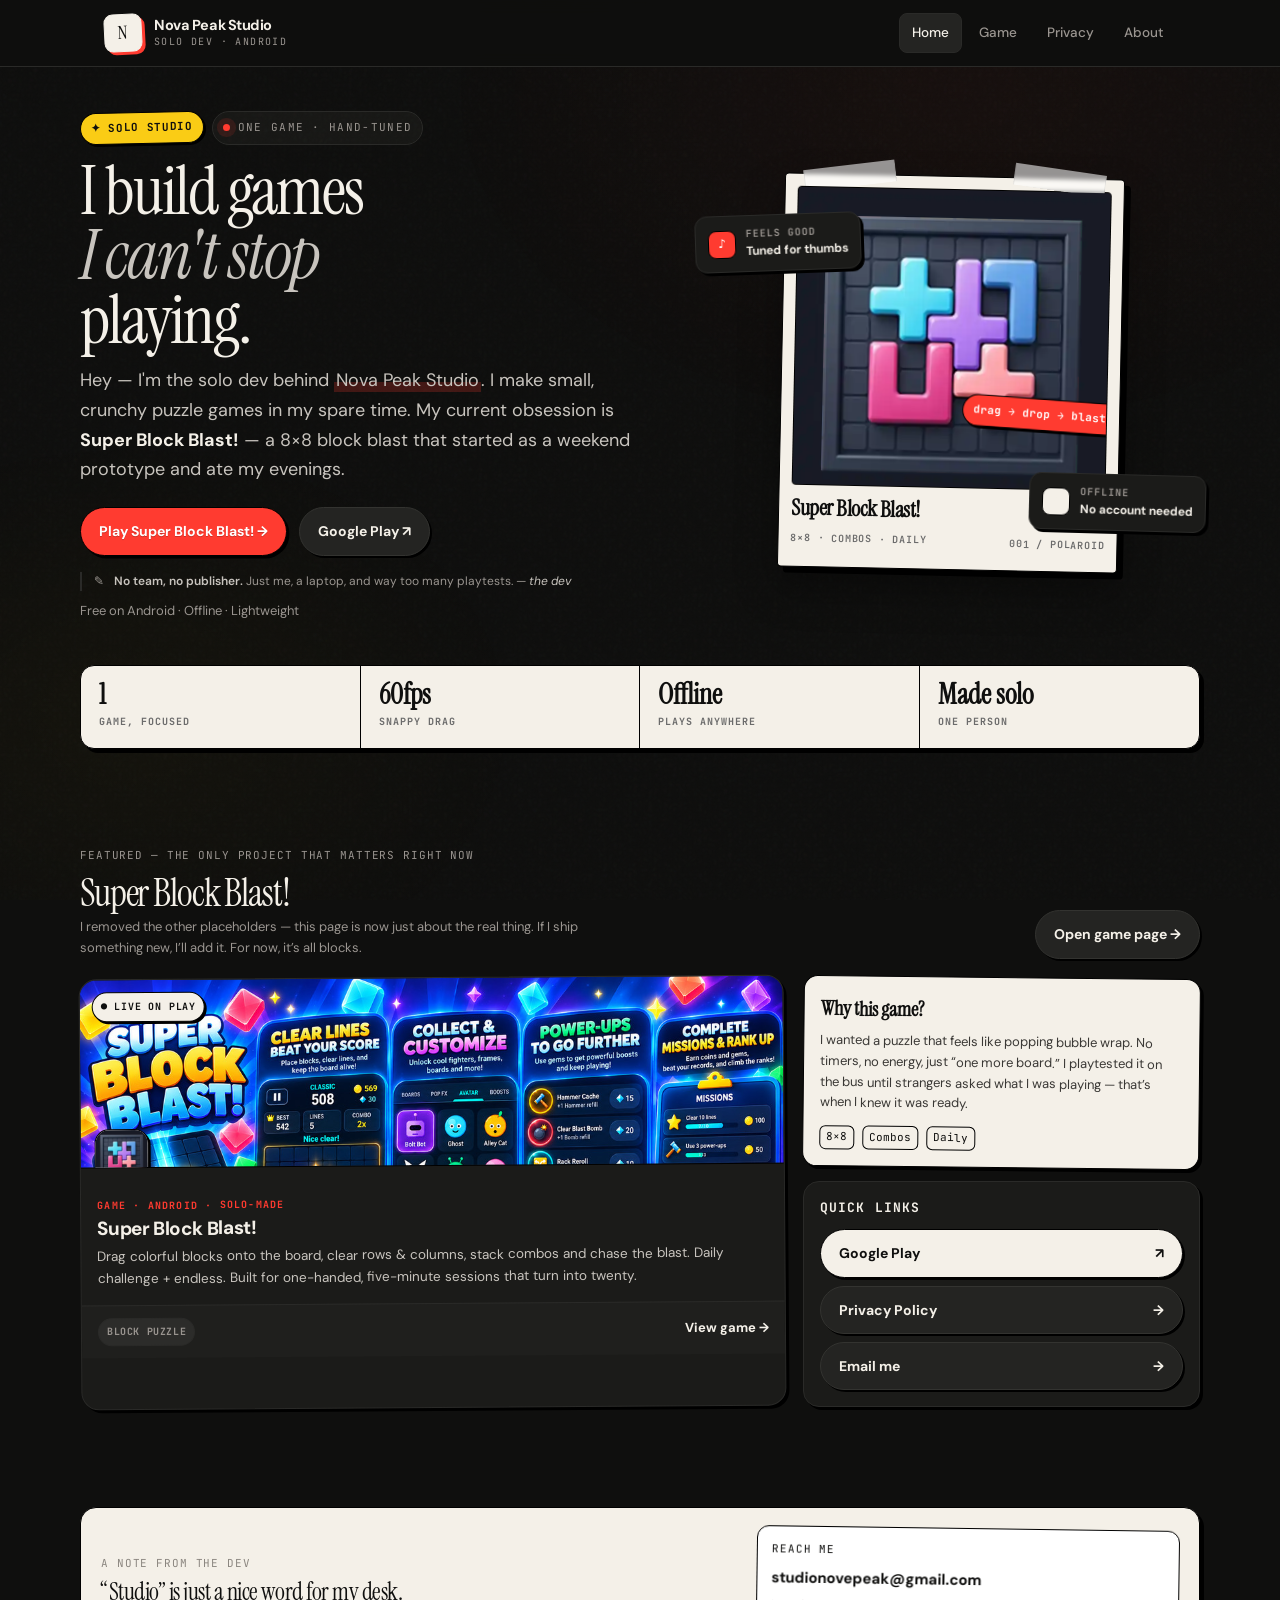
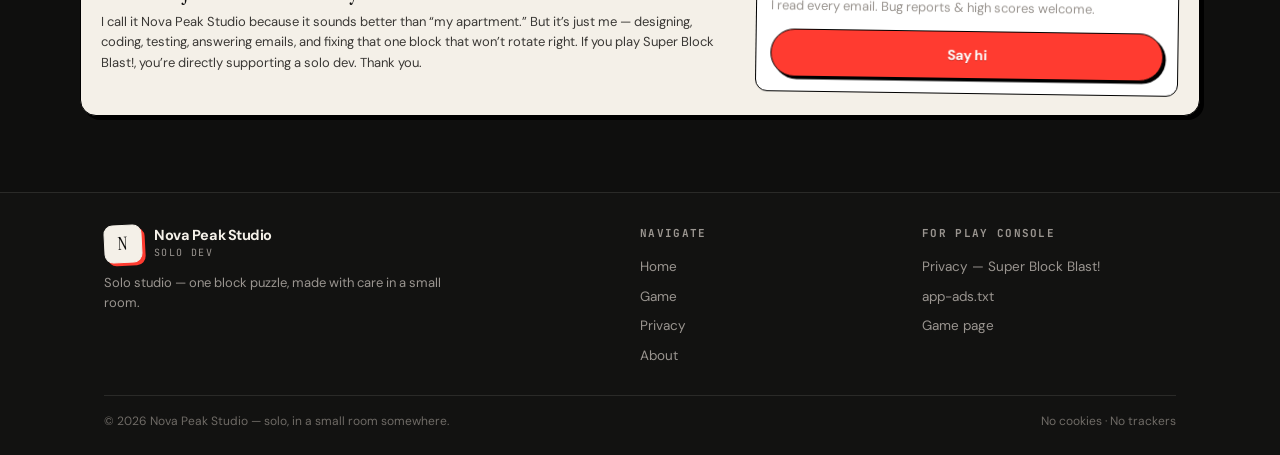
<file: index.html>
﻿<!doctype html>
<html lang="en">
<head>
<meta charset="utf-8">
<meta name="viewport" content="width=device-width,initial-scale=1">
<title>Nova Peak Studio — Super Block Blast!</title>
<meta name="description" content="Nova Peak Studio is a solo game studio. Play Super Block Blast! — a fast, tactile block puzzle for Android. Drop, clear, blast.">
<meta name="theme-color" content="#0f0f0e">
<link rel="icon" href="favicon.svg" type="image/svg+xml">
<meta property="og:title" content="Nova Peak Studio — Super Block Blast!">
<meta property="og:description" content="Solo dev · One game at a time. Super Block Blast! — drop, clear, blast.">
<meta property="og:type" content="website">
<meta property="og:image" content="assets/img/super-block-blast/banner.jpg">
<meta property="og:url" content="https://YOUR_GITHUB_USERNAME.github.io/YOUR_REPO/">
<link rel="preconnect" href="https://fonts.googleapis.com">
<link rel="stylesheet" href="assets/css/style.css">
<link rel="canonical" href="https://YOUR_GITHUB_USERNAME.github.io/YOUR_REPO/">
</head>
<body>

<nav class="nav" aria-label="Primary">
  <div class="container nav-inner">
    <a class="brand" href="./">
      <span class="brand-mark" aria-hidden="true">N</span>
      <span class="brand-text"><strong>Nova Peak Studio</strong><span>Solo dev · Android</span></span>
    </a>
    <div class="nav-links" data-nav-links>
      <a href="./">Home</a>
      <a href="projects/">Game</a>
      <a href="privacy/">Privacy</a>
      <a href="about/">About</a>
      
    </div>
    <button class="menu-btn" data-menu-btn aria-label="Open menu">☰</button>
  </div>
</nav>

<header class="hero container">
  <div class="hero-grid">
    <div class="reveal">
      <div class="kicker-row">
        <span class="sticker">✦ Solo studio</span>
        <span class="eyebrow"><span class="dot"></span> One game · hand-tuned</span>
      </div>
      <h1>I build games<br><em>I can't stop</em><br>playing.</h1>
      <p class="lead" style="margin-top:14px">Hey — I'm the solo dev behind <span class="underline">Nova Peak Studio</span>. I make small, crunchy puzzle games in my spare time. My current obsession is <strong style="color:var(--text)">Super Block Blast!</strong> — a 8×8 block blast that started as a weekend prototype and ate my evenings.</p>
      <div class="hero-actions">
        <a class="btn btn-primary" href="projects/super-block-blast/">Play Super Block Blast! →</a>
        <a class="btn btn-ghost" href="https://play.google.com/store/apps/details?id=com.YOUR_DOMAIN.superblockblast" target="_blank" rel="noopener">Google Play ↗</a>
      </div>
      <div class="hero-note">
        <span>✎</span>
        <span><strong>No team, no publisher.</strong> Just me, a laptop, and way too many playtests. — <em style="color:var(--text2)">the dev</em></span>
      </div>
      <p class="small" style="margin-top:10px">Free on Android · Offline · Lightweight</p>
    </div>

    <div class="hero-visual reveal" style="transition-delay:.08s">
      <div class="polaroid" aria-hidden="true">
        <div class="polaroid-top" style="padding:0;background:#0f0f0e;position:relative;overflow:hidden">
          <!-- fallback colorful block grid shows if image fails -->
          <div class="block-grid" style="position:absolute;inset:0">
            <i style="background:#ff3b30"></i><i style="background:#ff3b30"></i><i style="background:transparent;border:none"></i><i style="background:#facc15"></i><i style="background:#facc15"></i><i style="background:#facc15"></i><i style="background:transparent;border:none"></i><i style="background:#22c55e"></i>
            <i style="background:#ff3b30"></i><i style="background:#3b82f6"></i><i style="background:transparent;border:none"></i><i style="background:#a78bfa"></i><i style="background:transparent;border:none"></i><i style="background:#facc15"></i><i style="background:transparent;border:none"></i><i style="background:#22c55e"></i>
            <i style="background:transparent;border:none"></i><i style="background:#3b82f6"></i><i style="background:#3b82f6"></i><i style="background:#a78bfa"></i><i style="background:#a78bfa"></i><i style="background:#facc15"></i><i style="background:#22c55e"></i><i style="background:#22c55e"></i>
            <i style="background:#fb7185"></i><i style="background:transparent;border:none"></i><i style="background:transparent;border:none"></i><i style="background:transparent;border:none"></i><i style="background:#a78bfa"></i><i style="background:transparent;border:none"></i><i style="background:transparent;border:none"></i><i style="background:transparent;border:none"></i>
            <i style="background:#fb7185"></i><i style="background:#fb7185"></i><i style="background:transparent;border:none"></i><i style="background:#facc15"></i><i style="background:#facc15"></i><i style="background:#facc15"></i><i style="background:#ff3b30"></i><i style="background:transparent;border:none"></i>
            <i style="background:transparent;border:none"></i><i style="background:transparent;border:none"></i><i style="background:transparent;border:none"></i><i style="background:transparent;border:none"></i><i style="background:#22c55e"></i><i style="background:#22c55e"></i><i style="background:#ff3b30"></i><i style="background:#ff3b30"></i>
            <i style="background:#3b82f6"></i><i style="background:#3b82f6"></i><i style="background:#3b82f6"></i><i style="background:transparent;border:none"></i><i style="background:transparent;border:none"></i><i style="background:transparent;border:none"></i><i style="background:transparent;border:none"></i><i style="background:transparent;border:none"></i>
            <i style="background:#a78bfa"></i><i style="background:transparent;border:none"></i><i style="background:transparent;border:none"></i><i style="background:#ff3b30"></i><i style="background:#ff3b30"></i><i style="background:transparent;border:none"></i><i style="background:#22c55e"></i><i style="background:#22c55e"></i>
          </div>
          <img src="assets/img/super-block-blast/icon.png" alt="Super Block Blast! icon" style="position:relative;z-index:1;width:100%;height:100%;object-fit:cover;display:block" onerror="this.style.display='none'">
          <span class="hand-arrow" style="z-index:2">drag → drop → blast!</span>
        </div>
        <div class="polaroid-caption">
          <div><strong>Super Block Blast!</strong><br><span>8×8 · combos · daily</span></div>
          <span>001 / Polaroid</span>
        </div>
      </div>
      <div class="side-note"><div style="width:28px;height:28px;border-radius:8px;background:var(--accent);display:grid;place-items:center;color:white;border:1.5px solid #000">♪</div><div><b>Feels good</b>Tuned for thumbs</div></div>
      <div class="side-note two"><div style="width:28px;height:28px;border-radius:8px;background:var(--paper);border:1.5px solid #000;display:grid;place-items:center">✓</div><div><b>Offline</b>No account needed</div></div>
    </div>
  </div>

  <div class="strip reveal" style="margin-top:30px">
    <div><strong>1</strong><span>Game, focused</span></div>
    <div><strong>60fps</strong><span>Snappy drag</span></div>
    <div><strong>Offline</strong><span>Plays anywhere</span></div>
    <div><strong>Made solo</strong><span>One person</span></div>
  </div>
</header>

<section class="section container">
  <div style="display:flex;justify-content:space-between;align-items:end;gap:16px;flex-wrap:wrap;margin-bottom:18px">
    <div class="reveal">
      <span class="mono" style="color:var(--muted)">Featured — the only project that matters right now</span>
      <h2 style="margin-top:8px">Super Block Blast!</h2>
      <p class="small" style="max-width:56ch;margin:6px 0 0">I removed the other placeholders — this page is now just about the real thing. If I ship something new, I’ll add it. For now, it’s all blocks.</p>
    </div>
    <a class="btn btn-ghost reveal" href="projects/super-block-blast/">Open game page →</a>
  </div>

  <div class="grid" style="grid-template-columns:1.6fr .9fr;gap:18px">
    <a class="card reveal" href="projects/super-block-blast/" style="display:block;transform:rotate(-.4deg)">
      <div class="card-media">
        <img src="assets/img/super-block-blast/banner.jpg" alt="Super Block Blast! banner" style="width:100%;height:100%;object-fit:cover">
        <span class="card-badge">● Live on Play</span>
        <div class="card-icon" style="background:var(--paper);border-color:#000;overflow:hidden"><img src="assets/img/super-block-blast/icon.png" alt="" style="width:100%;height:100%;object-fit:cover"></div>
      </div>
      <div class="card-body">
        <div class="card-kicker" style="color:#ff3b30">Game · Android · Solo-made</div>
        <h3>Super Block Blast!</h3>
        <p>Drag colorful blocks onto the board, clear rows & columns, stack combos and chase the blast. Daily challenge + endless. Built for one-handed, five-minute sessions that turn into twenty.</p>
      </div>
      <div class="card-foot"><span class="tag">Block puzzle</span><span class="link-arrow">View game →</span></div>
    </a>
    <div class="reveal" style="display:flex;flex-direction:column;gap:14px">
      <div class="how-box" style="transform:rotate(.6deg)">
        <h4 style="font-family:'Instrument Serif',serif;font-size:20px;margin:0">Why this game?</h4>
        <p class="small" style="margin:6px 0 0;color:#3a3835">I wanted a puzzle that feels like popping bubble wrap. No timers, no energy, just “one more board.” I playtested it on the bus until strangers asked what I was playing — that’s when I knew it was ready.</p>
        <div style="margin-top:12px;display:flex;gap:8px;flex-wrap:wrap"><span class="kbd">8×8</span><span class="kbd">Combos</span><span class="kbd">Daily</span></div>
      </div>
      <div style="background:var(--surface);border:1.5px solid var(--border);border-radius:16px;padding:16px;box-shadow:3px 3px 0 #000">
        <h4 style="margin:0;font-size:13px" class="mono">Quick links</h4>
        <div style="display:grid;gap:8px;margin-top:10px">
          <a class="btn btn-light" style="width:100%;justify-content:space-between" href="https://play.google.com/store/apps/details?id=com.YOUR_DOMAIN.superblockblast" target="_blank" rel="noopener">Google Play <span>↗</span></a>
          <a class="btn btn-ghost" style="width:100%;justify-content:space-between" href="privacy/super-block-blast/">Privacy Policy <span>→</span></a>
          <a class="btn btn-ghost" style="width:100%;justify-content:space-between" href="mailto:studionovepeak@gmail.com">Email me <span>→</span></a>
        </div>
      </div>
    </div>
  </div>
</section>

<section class="section-tight container reveal">
  <div style="background:var(--paper);color:var(--ink);border:1.5px solid #000;border-radius:16px;padding:20px;display:grid;grid-template-columns:1.2fr .8fr;gap:20px;align-items:center;box-shadow:4px 4px 0 #000">
    <div>
      <span class="mono" style="color:#8a857f">A note from the dev</span>
      <h3 style="margin:6px 0 8px;font-family:'Instrument Serif',serif;font-size:24px;font-weight:400;color:var(--ink)">“Studio” is just a nice word for my desk.</h3>
      <p class="small" style="color:#3a3835;margin:0">I call it Nova Peak Studio because it sounds better than “my apartment.” But it’s just me — designing, coding, testing, answering emails, and fixing that one block that won’t rotate right. If you play Super Block Blast!, you’re directly supporting a solo dev. Thank you.</p>
    </div>
    <div style="background:white;border:1.5px solid #000;border-radius:12px;padding:14px;transform:rotate(.8deg)">
      <p class="mono" style="margin:0 0 6px">Reach me</p>
      <a href="mailto:studionovepeak@gmail.com" style="font-weight:700;color:var(--ink);font-size:15px">studionovepeak@gmail.com</a>
      <p class="small" style="margin:6px 0 0">I read every email. Bug reports &amp; high scores welcome.</p>
      <a class="btn btn-primary" style="width:100%;margin-top:12px" href="mailto:studionovepeak@gmail.com">Say hi</a>
    </div>
  </div>
</section>

<footer class="footer">
  <div class="container">
    <div class="footer-grid">
      <div>
        <div class="brand"><span class="brand-mark">N</span><span class="brand-text"><strong>Nova Peak Studio</strong><span>Solo dev</span></span></div>
        <p class="small" style="max-width:38ch;margin-top:10px">Solo studio — one block puzzle, made with care in a small room.</p>
      </div>
      <div><h4>Navigate</h4><a href="./">Home</a><a href="projects/">Game</a><a href="privacy/">Privacy</a><a href="about/">About</a></div>
      <div><h4>For Play Console</h4><a href="privacy/super-block-blast/">Privacy — Super Block Blast!</a><a href="app-ads.txt">app-ads.txt</a><a href="projects/super-block-blast/">Game page</a></div>
    </div>
    <div class="footer-bottom"><span>© <span data-year></span> Nova Peak Studio — solo, in a small room somewhere.</span><span>No cookies · No trackers</span></div>
  </div>
</footer>

<script src="assets/js/data.js"></script>
<script src="assets/js/main.js"></script>
</body>
</html>
</file>
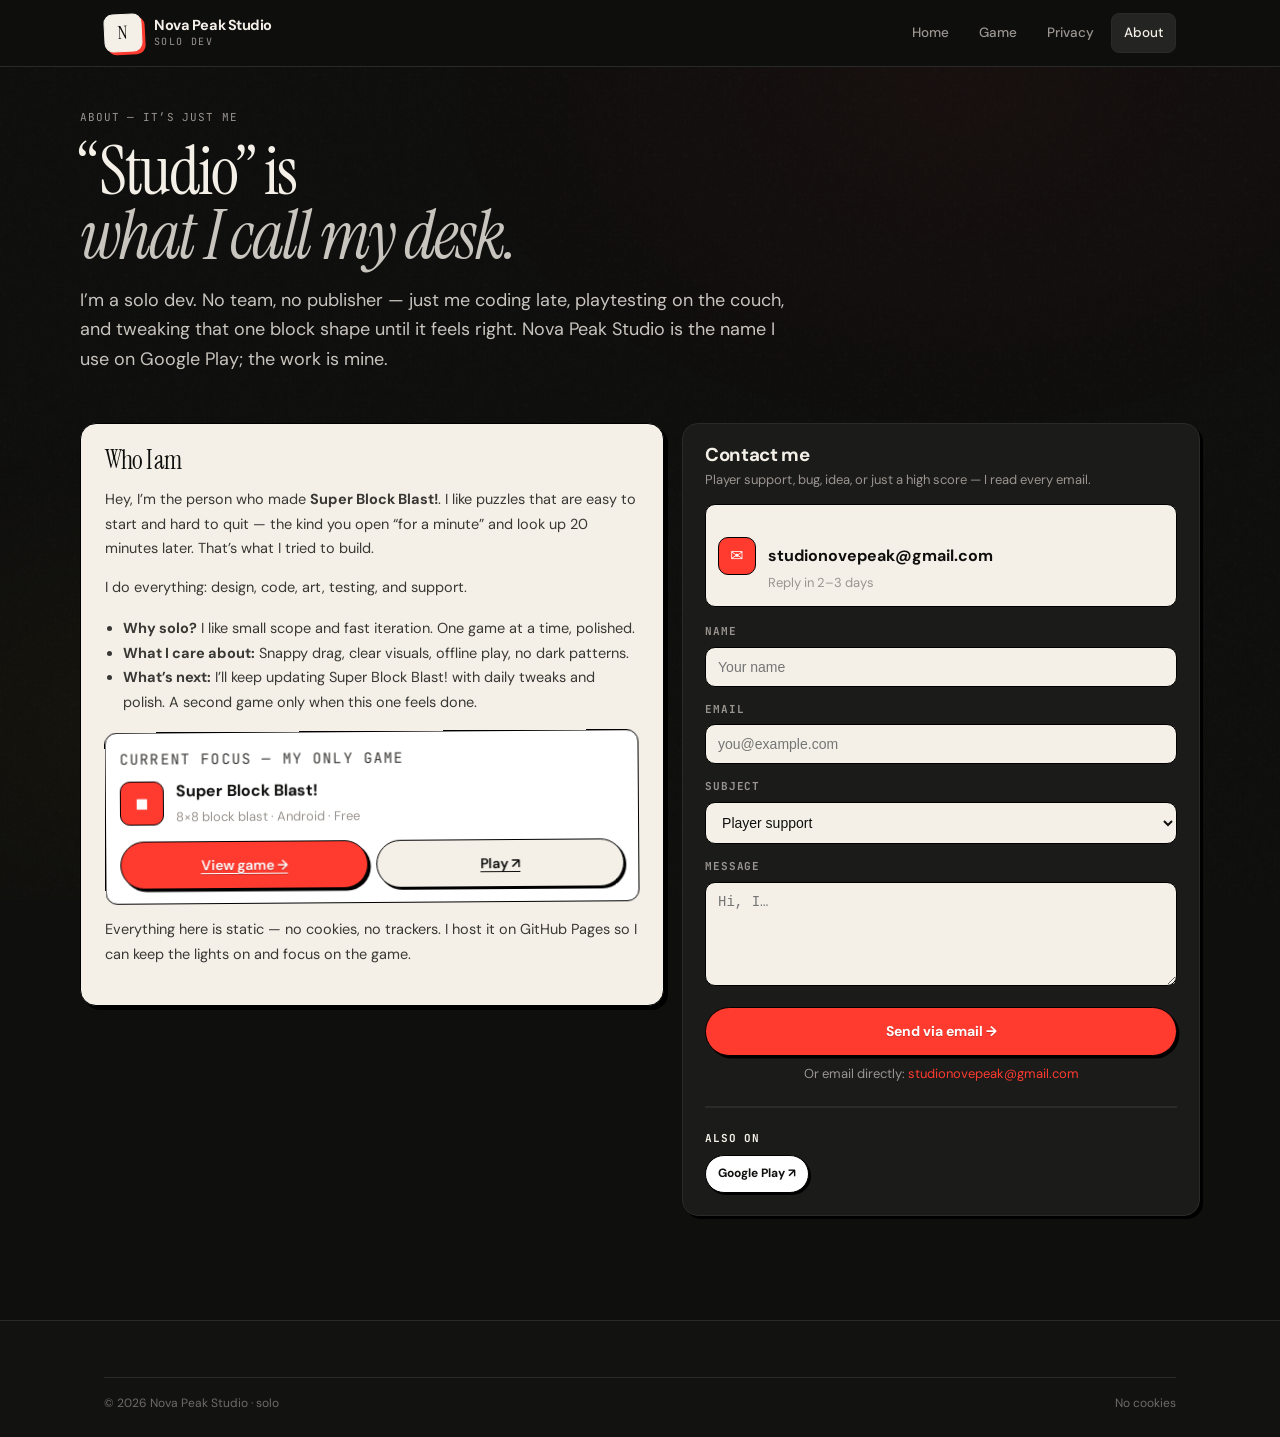
<file: about/index.html>
﻿<!doctype html>
<html lang="en">
<head>
<meta charset="utf-8">
<meta name="viewport" content="width=device-width,initial-scale=1">
<title>About — Nova Peak Studio (solo dev)</title>
<meta name="description" content="Nova Peak Studio is a solo dev studio. One person building Super Block Blast! — a cozy block puzzle for Android.">
<meta name="theme-color" content="#0f0f0e">
<link rel="icon" href="../favicon.svg" type="image/svg+xml">
<link rel="stylesheet" href="../assets/css/style.css">
</head>
<body>
<nav class="nav">
  <div class="container nav-inner">
    <a class="brand" href="../"><span class="brand-mark">N</span><span class="brand-text"><strong>Nova Peak Studio</strong><span>Solo dev</span></span></a>
    <div class="nav-links" data-nav-links><a href="../">Home</a><a href="../projects/">Game</a><a href="../privacy/">Privacy</a><a href="./">About</a></div>
    <button class="menu-btn" data-menu-btn>☰</button>
  </div>
</nav>

<header class="container" style="padding:36px 0 14px">
  <span class="mono" style="color:var(--muted)">About — it’s just me</span>
  <h1 style="margin-top:10px">“Studio” is <br><em style="font-family:'Instrument Serif',serif;font-style:italic;color:var(--text2)">what I call my desk.</em></h1>
  <p class="lead">I’m a solo dev. No team, no publisher — just me coding late, playtesting on the couch, and tweaking that one block shape until it feels right. Nova Peak Studio is the name I use on Google Play; the work is mine.</p>
</header>

<section class="container section" style="padding-top:16px">
  <div class="contact-grid">
    <div class="reveal">
      <div class="prose" style="padding:24px">
        <h2 style="margin-top:0">Who I am</h2>
        <p>Hey, I’m the person who made <strong>Super Block Blast!</strong>. I like puzzles that are easy to start and hard to quit — the kind you open “for a minute” and look up 20 minutes later. That’s what I tried to build.</p>
        <p>I do everything: design, code, art, testing, and support.</p>
        <ul>
          <li><strong>Why solo?</strong> I like small scope and fast iteration. One game at a time, polished.</li>
          <li><strong>What I care about:</strong> Snappy drag, clear visuals, offline play, no dark patterns.</li>
          <li><strong>What’s next:</strong> I’ll keep updating Super Block Blast! with daily tweaks and polish. A second game only when this one feels done.</li>
        </ul>

        <div style="background:#fff;border:1.5px solid #000;border-radius:12px;padding:14px;margin-top:16px;transform:rotate(-.4deg)">
          <p class="mono" style="margin:0 0 6px">Current focus — my only game</p>
          <div style="display:flex;gap:12px;align-items:center">
            <div style="width:44px;height:44px;border-radius:10px;background:var(--accent);display:grid;place-items:center;color:white;border:1.5px solid #000">◼</div>
            <div><strong>Super Block Blast!</strong><br><span class="small">8×8 block blast · Android · Free</span></div>
          </div>
          <div style="display:flex;gap:8px;margin-top:12px"><a class="btn btn-primary" style="flex:1;background:#ff3b30;color:#fff;border-color:#000" href="../projects/super-block-blast/">View game →</a><a class="btn btn-ghost" style="flex:1;background:#f4f0e8;color:#0f0f0e;border-color:#000" href="https://play.google.com/store/apps/details?id=com.YOUR_DOMAIN.superblockblast" target="_blank" rel="noopener">Play ↗</a></div>
        </div>

        <p class="small" style="margin-top:14px">Everything here is static — no cookies, no trackers. I host it on GitHub Pages so I can keep the lights on and focus on the game.</p>
      </div>
    </div>

    <div id="contact" class="reveal" style="transition-delay:.06s">
      <div class="contact-card">
        <h3 style="margin:0">Contact me</h3>
        <p class="small" style="margin:6px 0 14px">Player support, bug, idea, or just a high score — I read every email.</p>
        <div style="background:var(--paper);border:1.5px solid #000;border-radius:10px;padding:12px;display:flex;gap:12px;align-items:center;margin-bottom:16px">
          <div style="width:38px;height:38px;border-radius:10px;background:var(--accent);color:white;display:grid;place-items:center;border:1.5px solid #000">✉</div>
          <div><span class="mono" style="font-size:10px">Email</span><br><a href="mailto:studionovepeak@gmail.com" style="font-weight:700;color:var(--ink)">studionovepeak@gmail.com</a><br><span class="small">Reply in 2–3 days</span></div>
        </div>

        <form data-contact-form novalidate>
          <label for="name">Name</label>
          <input class="input" id="name" name="name" placeholder="Your name" required autocomplete="name">
          <label for="email">Email</label>
          <input class="input" id="email" name="email" type="email" placeholder="you@example.com" required autocomplete="email">
          <label for="subject">Subject</label>
          <select class="input" id="subject" name="subject"><option>Player support</option><option>Bug report</option><option>Privacy request</option><option>Other</option></select>
          <label for="message">Message</label>
          <textarea class="input" id="message" name="message" rows="5" placeholder="Hi, I… " required></textarea>
          <button type="submit" class="btn btn-primary" style="width:100%;margin-top:14px">Send via email →</button>
          <p class="small" style="margin:8px 0 0;text-align:center">Or email directly: <a href="mailto:studionovepeak@gmail.com" style="color:var(--accent)">studionovepeak@gmail.com</a></p>
        </form>

        <div class="divider"></div>
        <h4 class="mono" style="font-size:11px;margin:0 0 8px">Also on</h4>
        <div style="display:flex;gap:8px;flex-wrap:wrap">
          <a class="btn btn-ghost" style="padding:8px 12px;font-size:12px" href="https://play.google.com/store/apps/dev?id=YOUR_DEVELOPER_ID" data-play-dev target="_blank" rel="noopener">Google Play ↗</a>
        </div>
      </div>
    </div>
  </div>
</section>

<footer class="footer"><div class="container"><div class="footer-bottom"><span>© <span data-year></span> Nova Peak Studio · solo</span><span>No cookies</span></div></div></footer>
<script src="../assets/js/data.js"></script>
<script src="../assets/js/main.js"></script>
</body>
</html>
</file>
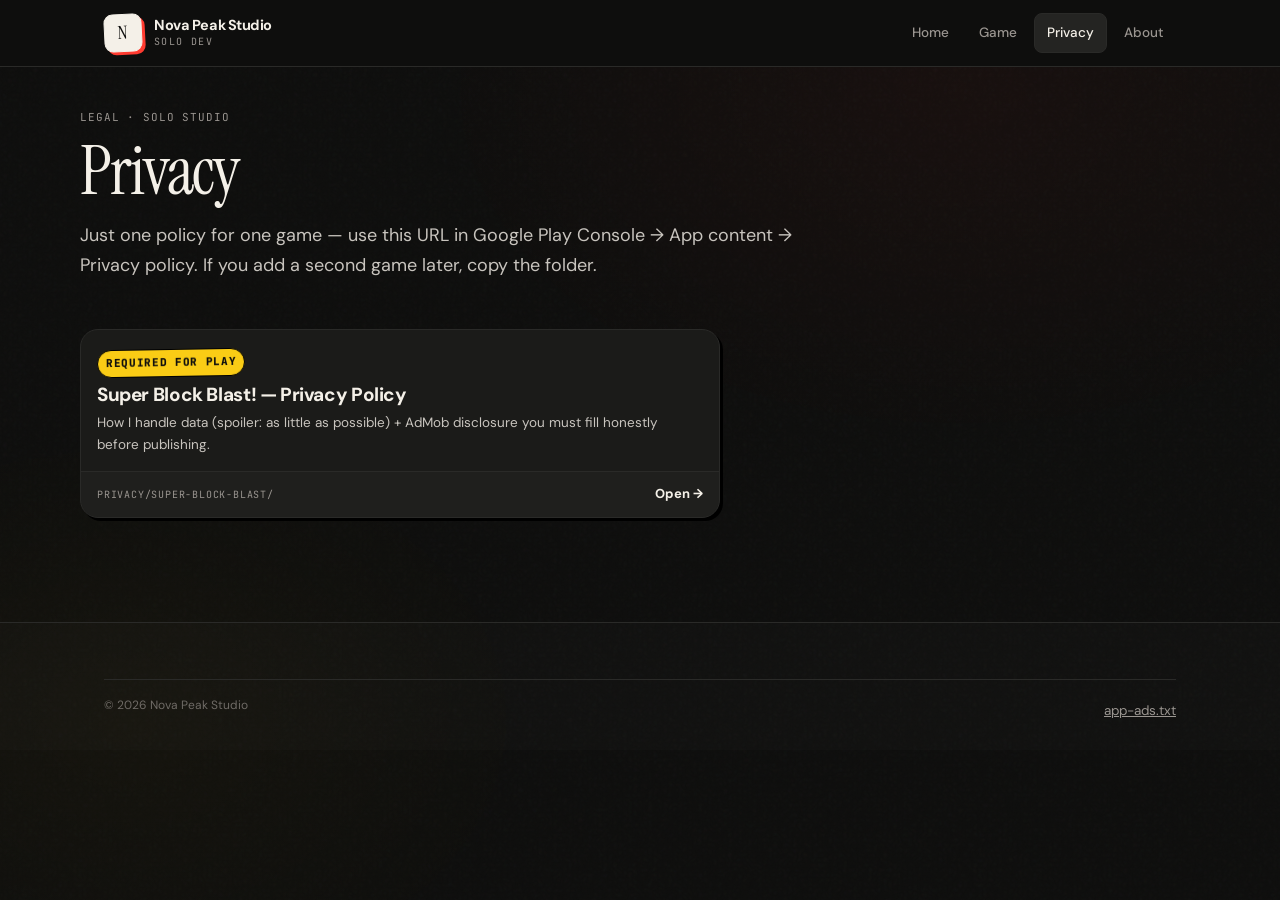
<file: privacy/index.html>
﻿<!doctype html>
<html lang="en">
<head>
<meta charset="utf-8">
<meta name="viewport" content="width=device-width,initial-scale=1">
<title>Privacy — Nova Peak Studio</title>
<meta name="description" content="Privacy policy for Super Block Blast! by Nova Peak Studio — solo dev, Android.">
<meta name="theme-color" content="#0f0f0e">
<link rel="icon" href="../favicon.svg" type="image/svg+xml">
<link rel="stylesheet" href="../assets/css/style.css">
</head>
<body>
<nav class="nav">
  <div class="container nav-inner">
    <a class="brand" href="../"><span class="brand-mark">N</span><span class="brand-text"><strong>Nova Peak Studio</strong><span>Solo dev</span></span></a>
    <div class="nav-links" data-nav-links><a href="../">Home</a><a href="../projects/">Game</a><a href="./">Privacy</a><a href="../about/">About</a></div>
    <button class="menu-btn" data-menu-btn>☰</button>
  </div>
</nav>

<header class="container" style="padding:36px 0 14px">
  <span class="mono" style="color:var(--muted)">Legal · Solo studio</span>
  <h1 style="margin-top:10px">Privacy</h1>
  <p class="lead">Just one policy for one game — use this URL in Google Play Console → App content → Privacy policy. If you add a second game later, copy the folder.</p>
</header>

<section class="container section" style="padding-top:16px">
  <a class="card" href="super-block-blast/" style="display:block;max-width:640px">
    <div class="card-body" style="padding-top:18px">
      <span class="note-sticker">Required for Play</span>
      <h3 style="margin-top:10px">Super Block Blast! — Privacy Policy</h3>
      <p>How I handle data (spoiler: as little as possible) + AdMob disclosure you must fill honestly before publishing.</p>
    </div>
    <div class="card-foot"><span class="mono" style="font-size:10px;color:var(--muted)">privacy/super-block-blast/</span><span class="link-arrow">Open →</span></div>
  </a>


</section>

<footer class="footer"><div class="container"><div class="footer-bottom"><span>© <span data-year></span> Nova Peak Studio</span><span><a href="../app-ads.txt" style="color:var(--muted);text-decoration:underline">app-ads.txt</a></span></div></div></footer>
<script src="../assets/js/data.js"></script>
<script src="../assets/js/main.js"></script>
</body>
</html>
</file>
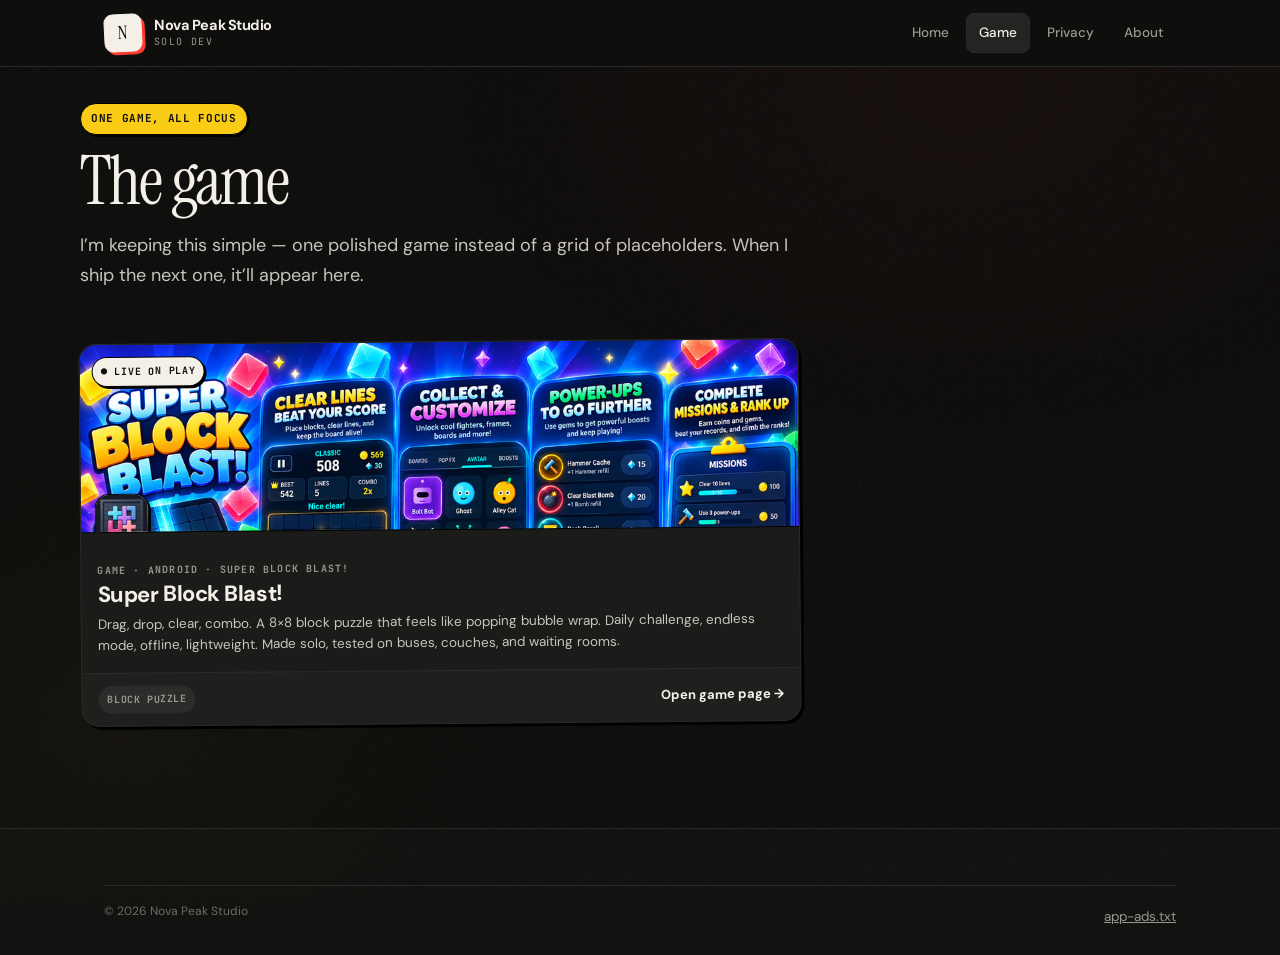
<file: projects/index.html>
﻿<!doctype html>
<html lang="en">
<head>
<meta charset="utf-8">
<meta name="viewport" content="width=device-width,initial-scale=1">
<title>Game — Super Block Blast! | Nova Peak Studio</title>
<meta name="description" content="Super Block Blast! — the only game by Nova Peak Studio right now. A solo-made block puzzle for Android.">
<meta name="theme-color" content="#0f0f0e">
<link rel="icon" href="../favicon.svg" type="image/svg+xml">
<link rel="stylesheet" href="../assets/css/style.css">
</head>
<body>
<nav class="nav">
  <div class="container nav-inner">
    <a class="brand" href="../"><span class="brand-mark">N</span><span class="brand-text"><strong>Nova Peak Studio</strong><span>Solo dev</span></span></a>
    <div class="nav-links" data-nav-links><a href="../">Home</a><a href="./">Game</a><a href="../privacy/">Privacy</a><a href="../about/">About</a></div>
    <button class="menu-btn" data-menu-btn>☰</button>
  </div>
</nav>

<header class="container" style="padding:36px 0 14px">
  <span class="sticker" style="transform:none">One game, all focus</span>
  <h1 style="margin-top:14px">The game</h1>
  <p class="lead">I’m keeping this simple — one polished game instead of a grid of placeholders. When I ship the next one, it’ll appear here.</p>
</header>

<section class="container section" style="padding-top:18px">
  <a class="card" href="super-block-blast/" style="display:block;max-width:720px;transform:rotate(-.5deg)">
    <div class="card-media">
      <img src="../assets/img/super-block-blast/banner.jpg" alt="Super Block Blast! banner" style="width:100%;height:100%;object-fit:cover">
      <span class="card-badge">● Live on Play</span>
      <div class="card-icon" style="background:white;overflow:hidden"><img src="../assets/img/super-block-blast/icon.png" alt="" style="width:100%;height:100%;object-fit:cover"></div>
    </div>
    <div class="card-body">
      <div class="card-kicker">Game · Android · Super Block Blast!</div>
      <h3 style="font-size:22px">Super Block Blast!</h3>
      <p>Drag, drop, clear, combo. A 8×8 block puzzle that feels like popping bubble wrap. Daily challenge, endless mode, offline, lightweight. Made solo, tested on buses, couches, and waiting rooms.</p>
    </div>
    <div class="card-foot"><span class="tag">Block puzzle</span><span class="link-arrow">Open game page →</span></div>
  </a>


</section>

<footer class="footer"><div class="container"><div class="footer-bottom"><span>© <span data-year></span> Nova Peak Studio</span><span><a href="../app-ads.txt" style="color:var(--muted);text-decoration:underline">app-ads.txt</a></span></div></div></footer>
<script src="../assets/js/data.js"></script>
<script src="../assets/js/main.js"></script>
</body>
</html>
</file>
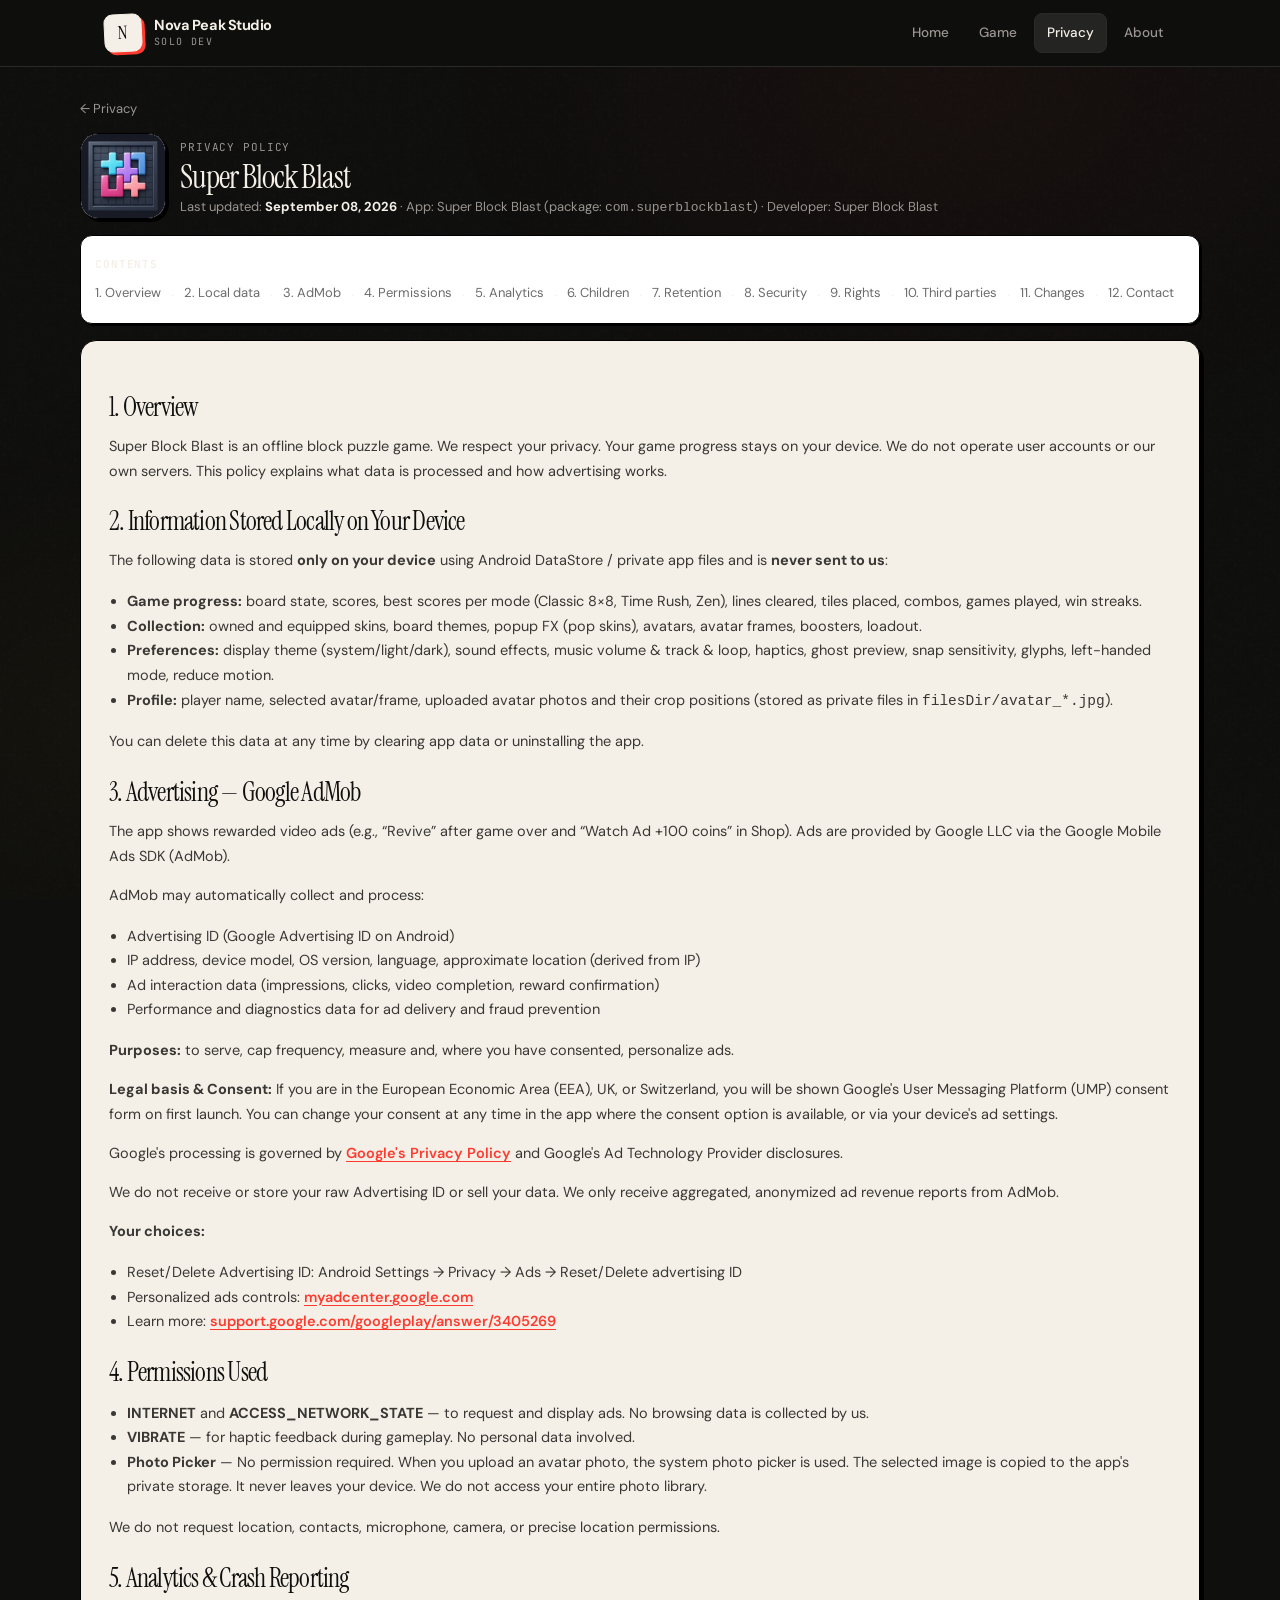
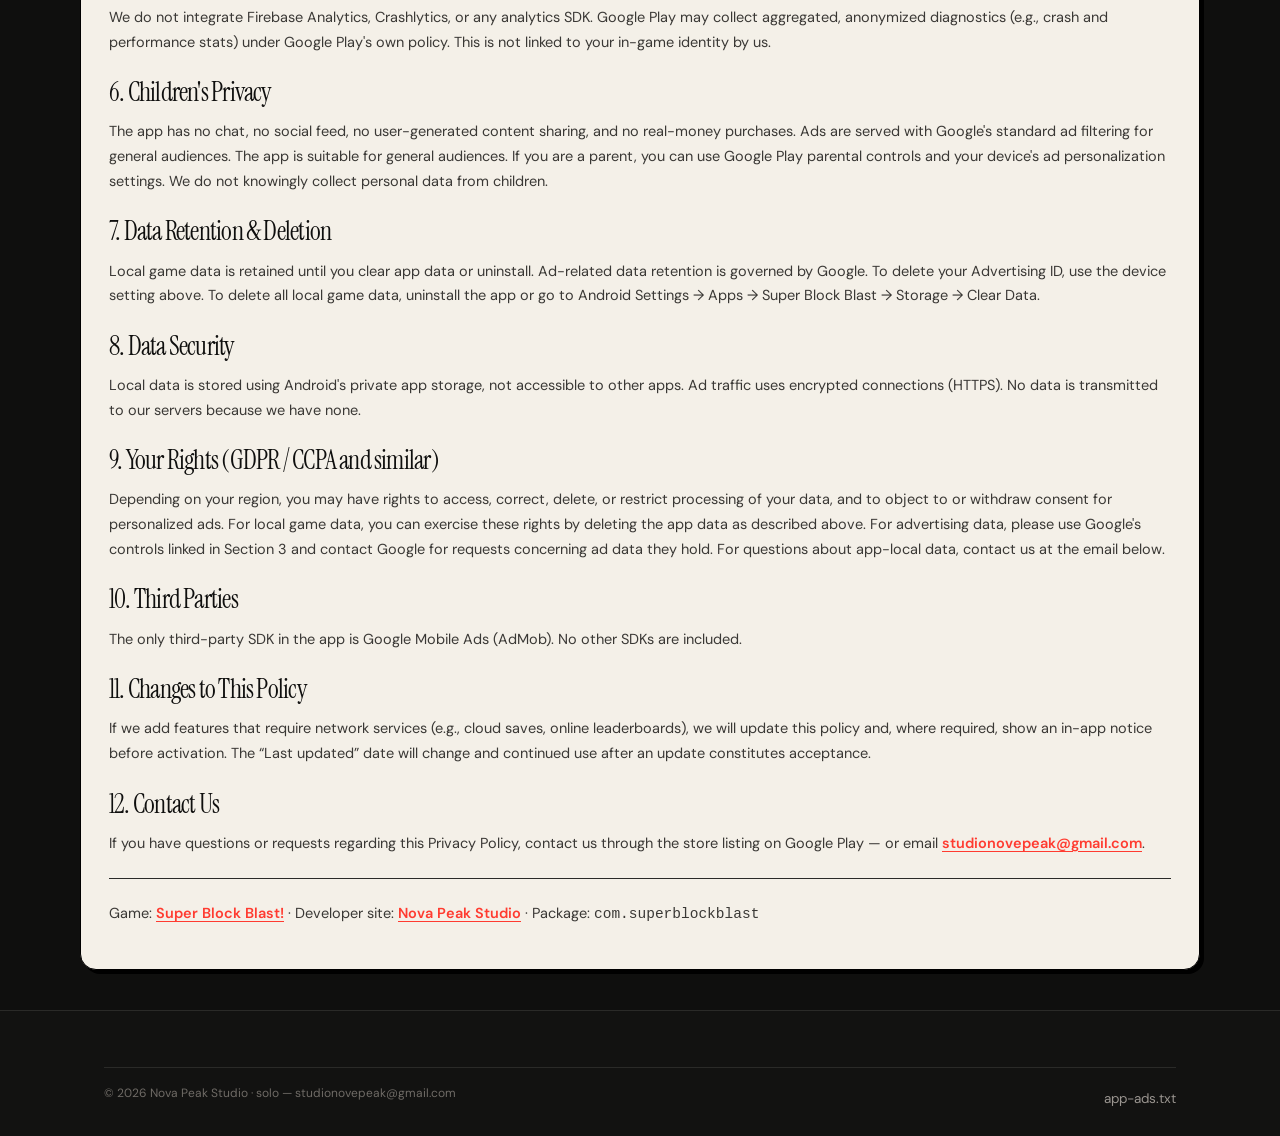
<file: privacy/super-block-blast/index.html>
﻿<!doctype html>
<html lang="en">
<head>
<meta charset="utf-8">
<meta name="viewport" content="width=device-width,initial-scale=1">
<title>Privacy Policy — Super Block Blast! | Nova Peak Studio</title>
<meta name="description" content="Privacy Policy for Super Block Blast (com.superblockblast) by Nova Peak Studio. Last updated September 08, 2026.">
<meta name="theme-color" content="#0f0f0e">
<link rel="icon" href="../../favicon.svg" type="image/svg+xml">
<link rel="stylesheet" href="../../assets/css/style.css">
</head>
<body>
<nav class="nav">
  <div class="container nav-inner">
    <a class="brand" href="../../"><span class="brand-mark">N</span><span class="brand-text"><strong>Nova Peak Studio</strong><span>Solo dev</span></span></a>
    <div class="nav-links" data-nav-links><a href="../../">Home</a><a href="../../projects/">Game</a><a href="../">Privacy</a><a href="../../about/">About</a></div>
    <button class="menu-btn" data-menu-btn>☰</button>
  </div>
</nav>

<main class="container" style="padding:28px 0 0">
  <a href="../" class="small" style="color:var(--muted)">← Privacy</a>
  <div style="display:flex;gap:14px;align-items:center;margin-top:12px;flex-wrap:wrap">
    <div class="project-icon-large" style="background:white;overflow:hidden;padding:0"><img src="../../assets/img/super-block-blast/icon.png" alt="Super Block Blast! icon" style="width:100%;height:100%;object-fit:cover"></div>
    <div>
      <span class="mono" style="color:var(--muted)">Privacy Policy</span>
      <h1 style="margin:4px 0 0;font-size:32px;font-family:'Instrument Serif',serif">Super Block Blast</h1>
      <p class="small" style="margin:4px 0 0">Last updated: <strong style="color:var(--text)">September 08, 2026</strong> · App: Super Block Blast (package: <code>com.superblockblast</code>) · Developer: Super Block Blast</p>
    </div>
  </div>

  <div class="toc">
    <strong class="mono" style="font-size:11px">Contents</strong>
    <div style="display:flex;flex-wrap:wrap;gap:10px;margin-top:8px">
      <a href="#overview">1. Overview</a> · <a href="#local">2. Local data</a> · <a href="#ads">3. AdMob</a> · <a href="#permissions">4. Permissions</a> · <a href="#analytics">5. Analytics</a> · <a href="#children">6. Children</a> · <a href="#retention">7. Retention</a> · <a href="#security">8. Security</a> · <a href="#rights">9. Rights</a> · <a href="#third">10. Third parties</a> · <a href="#changes">11. Changes</a> · <a href="#contact">12. Contact</a>
    </div>
  </div>

  <article class="prose">
    <h2 id="overview">1. Overview</h2>
    <p>Super Block Blast is an offline block puzzle game. We respect your privacy. Your game progress stays on your device. We do not operate user accounts or our own servers. This policy explains what data is processed and how advertising works.</p>

    <h2 id="local">2. Information Stored Locally on Your Device</h2>
    <p>The following data is stored <strong>only on your device</strong> using Android DataStore / private app files and is <strong>never sent to us</strong>:</p>
    <ul>
      <li><strong>Game progress:</strong> board state, scores, best scores per mode (Classic 8×8, Time Rush, Zen), lines cleared, tiles placed, combos, games played, win streaks.</li>
      <li><strong>Collection:</strong> owned and equipped skins, board themes, popup FX (pop skins), avatars, avatar frames, boosters, loadout.</li>
      <li><strong>Preferences:</strong> display theme (system/light/dark), sound effects, music volume &amp; track &amp; loop, haptics, ghost preview, snap sensitivity, glyphs, left-handed mode, reduce motion.</li>
      <li><strong>Profile:</strong> player name, selected avatar/frame, uploaded avatar photos and their crop positions (stored as private files in <code>filesDir/avatar_*.jpg</code>).</li>
    </ul>
    <p>You can delete this data at any time by clearing app data or uninstalling the app.</p>

    <h2 id="ads">3. Advertising — Google AdMob</h2>
    <p>The app shows rewarded video ads (e.g., “Revive” after game over and “Watch Ad +100 coins” in Shop). Ads are provided by Google LLC via the Google Mobile Ads SDK (AdMob).</p>
    <p>AdMob may automatically collect and process:</p>
    <ul>
      <li>Advertising ID (Google Advertising ID on Android)</li>
      <li>IP address, device model, OS version, language, approximate location (derived from IP)</li>
      <li>Ad interaction data (impressions, clicks, video completion, reward confirmation)</li>
      <li>Performance and diagnostics data for ad delivery and fraud prevention</li>
    </ul>
    <p><strong>Purposes:</strong> to serve, cap frequency, measure and, where you have consented, personalize ads.</p>
    <p><strong>Legal basis &amp; Consent:</strong> If you are in the European Economic Area (EEA), UK, or Switzerland, you will be shown Google's User Messaging Platform (UMP) consent form on first launch. You can change your consent at any time in the app where the consent option is available, or via your device's ad settings.</p>
    <p>Google's processing is governed by <a href="https://policies.google.com/privacy" target="_blank" rel="noopener">Google's Privacy Policy</a> and Google's Ad Technology Provider disclosures.</p>
    <p>We do not receive or store your raw Advertising ID or sell your data. We only receive aggregated, anonymized ad revenue reports from AdMob.</p>
    <p><strong>Your choices:</strong></p>
    <ul>
      <li>Reset/Delete Advertising ID: Android Settings → Privacy → Ads → Reset/Delete advertising ID</li>
      <li>Personalized ads controls: <a href="https://myadcenter.google.com" target="_blank" rel="noopener">myadcenter.google.com</a></li>
      <li>Learn more: <a href="https://support.google.com/googleplay/answer/3405269" target="_blank" rel="noopener">support.google.com/googleplay/answer/3405269</a></li>
    </ul>

    <h2 id="permissions">4. Permissions Used</h2>
    <ul>
      <li><strong>INTERNET</strong> and <strong>ACCESS_NETWORK_STATE</strong> — to request and display ads. No browsing data is collected by us.</li>
      <li><strong>VIBRATE</strong> — for haptic feedback during gameplay. No personal data involved.</li>
      <li><strong>Photo Picker</strong> — No permission required. When you upload an avatar photo, the system photo picker is used. The selected image is copied to the app's private storage. It never leaves your device. We do not access your entire photo library.</li>
    </ul>
    <p>We do not request location, contacts, microphone, camera, or precise location permissions.</p>

    <h2 id="analytics">5. Analytics &amp; Crash Reporting</h2>
    <p>We do not integrate Firebase Analytics, Crashlytics, or any analytics SDK. Google Play may collect aggregated, anonymized diagnostics (e.g., crash and performance stats) under Google Play's own policy. This is not linked to your in-game identity by us.</p>

    <h2 id="children">6. Children's Privacy</h2>
    <p>The app has no chat, no social feed, no user-generated content sharing, and no real-money purchases. Ads are served with Google's standard ad filtering for general audiences. The app is suitable for general audiences. If you are a parent, you can use Google Play parental controls and your device's ad personalization settings. We do not knowingly collect personal data from children.</p>

    <h2 id="retention">7. Data Retention &amp; Deletion</h2>
    <p>Local game data is retained until you clear app data or uninstall. Ad-related data retention is governed by Google. To delete your Advertising ID, use the device setting above. To delete all local game data, uninstall the app or go to Android Settings → Apps → Super Block Blast → Storage → Clear Data.</p>

    <h2 id="security">8. Data Security</h2>
    <p>Local data is stored using Android's private app storage, not accessible to other apps. Ad traffic uses encrypted connections (HTTPS). No data is transmitted to our servers because we have none.</p>

    <h2 id="rights">9. Your Rights (GDPR / CCPA and similar)</h2>
    <p>Depending on your region, you may have rights to access, correct, delete, or restrict processing of your data, and to object to or withdraw consent for personalized ads. For local game data, you can exercise these rights by deleting the app data as described above. For advertising data, please use Google's controls linked in Section 3 and contact Google for requests concerning ad data they hold. For questions about app-local data, contact us at the email below.</p>

    <h2 id="third">10. Third Parties</h2>
    <p>The only third-party SDK in the app is Google Mobile Ads (AdMob). No other SDKs are included.</p>

    <h2 id="changes">11. Changes to This Policy</h2>
    <p>If we add features that require network services (e.g., cloud saves, online leaderboards), we will update this policy and, where required, show an in-app notice before activation. The “Last updated” date will change and continued use after an update constitutes acceptance.</p>

    <h2 id="contact">12. Contact Us</h2>
    <p>If you have questions or requests regarding this Privacy Policy, contact us through the store listing on Google Play — or email <a href="mailto:studionovepeak@gmail.com">studionovepeak@gmail.com</a>.</p>

    <div class="divider"></div>
    <p class="small">Game: <a href="../../projects/super-block-blast/">Super Block Blast!</a> · Developer site: <a href="../../">Nova Peak Studio</a> · Package: <code>com.superblockblast</code></p>
  </article>
</main>

<footer class="footer"><div class="container"><div class="footer-bottom"><span>© <span data-year></span> Nova Peak Studio · solo — studionovepeak@gmail.com</span><span><a href="../../app-ads.txt" style="color:var(--muted)">app-ads.txt</a></span></div></div></footer>
<script src="../../assets/js/data.js"></script>
<script src="../../assets/js/main.js"></script>
</body>
</html>
</file>
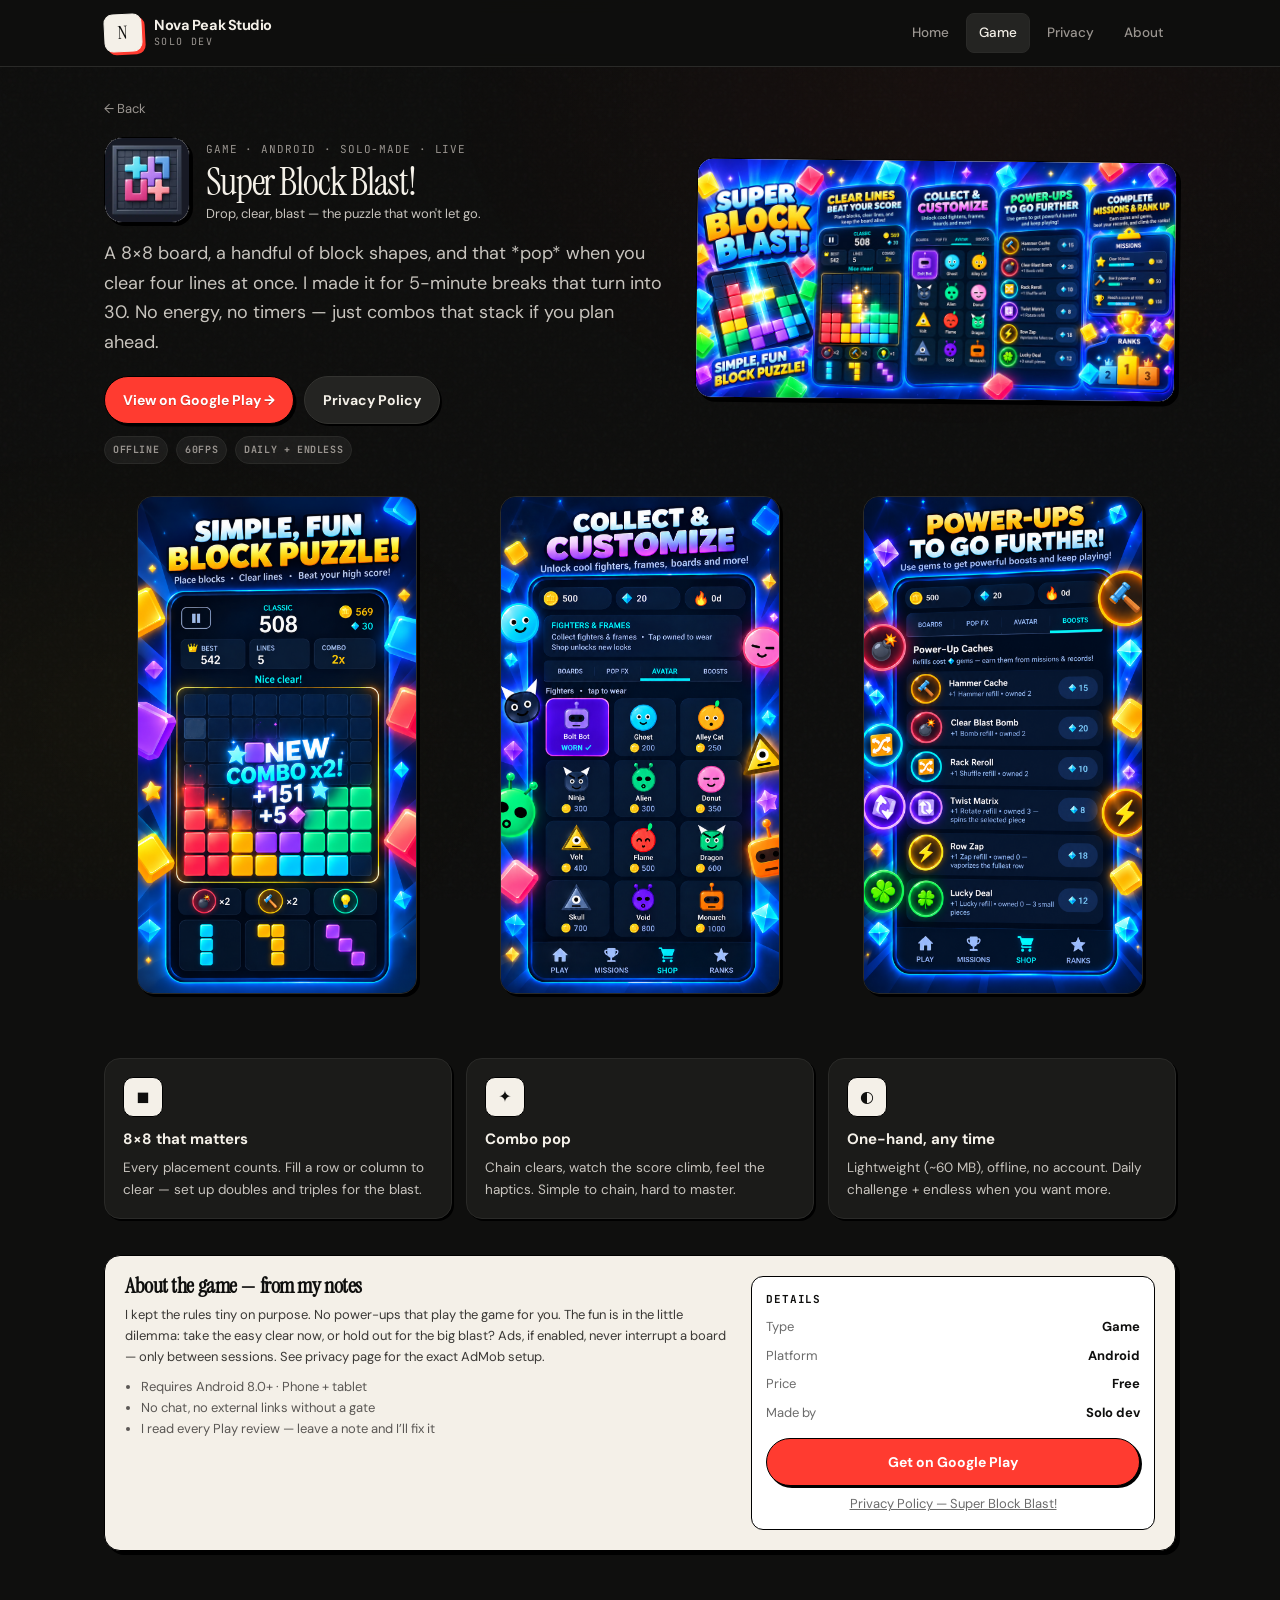
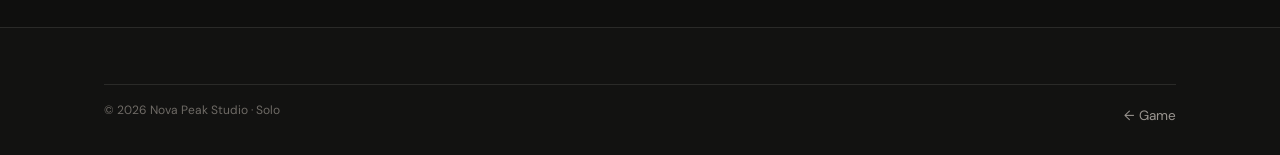
<file: projects/super-block-blast/index.html>
﻿<!doctype html>
<html lang="en">
<head>
<meta charset="utf-8">
<meta name="viewport" content="width=device-width,initial-scale=1">
<title>Super Block Blast! — Nova Peak Studio</title>
<meta name="description" content="Super Block Blast! — fast, tactile 8×8 block puzzle. Drag, clear, blast. Solo-made for Android. Free on Google Play.">
<meta name="theme-color" content="#0f0f0e">
<link rel="icon" href="../../favicon.svg" type="image/svg+xml">
<link rel="stylesheet" href="../../assets/css/style.css">
<meta property="og:title" content="Super Block Blast! — Nova Peak Studio">
<meta property="og:description" content="Drag, clear, blast — the puzzle that won't let go.">
<meta property="og:image" content="../../assets/img/super-block-blast/banner.jpg">
</head>
<body>
<nav class="nav">
  <div class="container nav-inner">
    <a class="brand" href="../../"><span class="brand-mark">N</span><span class="brand-text"><strong>Nova Peak Studio</strong><span>Solo dev</span></span></a>
    <div class="nav-links" data-nav-links><a href="../../">Home</a><a href="../">Game</a><a href="../../privacy/">Privacy</a><a href="../../about/">About</a></div>
    <button class="menu-btn" data-menu-btn>☰</button>
  </div>
</nav>

<main class="container">
  <div class="project-hero">
    <div class="reveal">
      <a href="../" class="small" style="color:var(--muted)">← Back</a>
      <div style="display:flex;gap:16px;align-items:center;margin-top:14px">
        <div class="project-icon-large" style="overflow:hidden;padding:0;background:white"><img src="../../assets/img/super-block-blast/icon.png" alt="Super Block Blast! icon" style="width:100%;height:100%;object-fit:cover"></div>
        <div>
          <span class="mono" style="color:var(--muted)">Game · Android · Solo-made · Live</span>
          <h1 style="margin:4px 0 4px;font-size:38px;font-family:'Instrument Serif',serif">Super Block Blast!</h1>
          <p class="small" style="margin:0;color:var(--text2)">Drop, clear, blast — the puzzle that won't let go.</p>
        </div>
      </div>
      <p class="lead" style="margin-top:14px">A 8×8 board, a handful of block shapes, and that *pop* when you clear four lines at once. I made it for 5-minute breaks that turn into 30. No energy, no timers — just combos that stack if you plan ahead.</p>
      <div style="display:flex;gap:10px;flex-wrap:wrap;margin-top:18px">
        <a class="btn btn-primary" href="https://play.google.com/store/apps/details?id=com.YOUR_DOMAIN.superblockblast" target="_blank" rel="noopener">View on Google Play →</a>
        <a class="btn btn-ghost" href="../../privacy/super-block-blast/">Privacy Policy</a>
      </div>
      <div style="display:flex;gap:8px;margin-top:12px;flex-wrap:wrap"><span class="tag">Offline</span><span class="tag">60fps</span><span class="tag">Daily + Endless</span></div>
    </div>
    <div class="hero-gallery reveal" style="transform:rotate(.6deg);padding:0;overflow:hidden">
      <img src="../../assets/img/super-block-blast/banner.jpg" alt="Super Block Blast! — clear lines, collect, power-ups" style="width:100%;height:100%;object-fit:cover;display:block">
    </div>
  </div>

  <div class="gallery reveal" style="margin-top:18px">
    <div class="shot" style="padding:0"><img src="../../assets/img/super-block-blast/screenshot-1.jpg" alt="Super Block Blast! gameplay — combo x2" style="width:100%;height:100%;object-fit:cover"></div>
    <div class="shot" style="padding:0"><img src="../../assets/img/super-block-blast/screenshot-2.jpg" alt="Super Block Blast! collect and customize fighters" style="width:100%;height:100%;object-fit:cover"></div>
    <div class="shot" style="padding:0"><img src="../../assets/img/super-block-blast/screenshot-3.jpg" alt="Super Block Blast! power-ups to go further" style="width:100%;height:100%;object-fit:cover"></div>
  </div>

  <section class="section" style="padding-bottom:0">
    <div class="feature-grid reveal">
      <div class="feature"><div class="feature-icon">◼</div><h4>8×8 that matters</h4><p>Every placement counts. Fill a row or column to clear — set up doubles and triples for the blast.</p></div>
      <div class="feature"><div class="feature-icon">✦</div><h4>Combo pop</h4><p>Chain clears, watch the score climb, feel the haptics. Simple to chain, hard to master.</p></div>
      <div class="feature"><div class="feature-icon">◐</div><h4>One-hand, any time</h4><p>Lightweight (~60 MB), offline, no account. Daily challenge + endless when you want more.</p></div>
    </div>
  </section>

  <section class="section-tight reveal">
    <div style="background:var(--paper);color:var(--ink);border:1.5px solid #000;border-radius:16px;padding:20px;display:grid;grid-template-columns:1.2fr .8fr;gap:20px;box-shadow:4px 4px 0 #000">
      <div>
        <h3 style="margin:0;font-family:'Instrument Serif',serif;font-size:22px;color:var(--ink)">About the game — from my notes</h3>
        <p class="small" style="margin:8px 0 0;color:#3a3835">I kept the rules tiny on purpose. No power-ups that play the game for you. The fun is in the little dilemma: take the easy clear now, or hold out for the big blast? Ads, if enabled, never interrupt a board — only between sessions. See privacy page for the exact AdMob setup.</p>
        <ul class="small" style="margin:10px 0 0;color:#5a5754;padding-left:16px">
          <li>Requires Android 8.0+ · Phone + tablet</li>
          <li>No chat, no external links without a gate</li>
          <li>I read every Play review — leave a note and I’ll fix it</li>
        </ul>
      </div>
      <div style="background:white;border:1.5px solid #000;border-radius:12px;padding:14px">
        <h4 class="mono" style="margin:0 0 8px;color:var(--ink)">Details</h4>
        <div style="display:grid;gap:8px;font-size:13px;color:#6b6b6b">
          <div style="display:flex;justify-content:space-between"><span>Type</span><strong style="color:var(--ink)">Game</strong></div>
          <div style="display:flex;justify-content:space-between"><span>Platform</span><strong style="color:var(--ink)">Android</strong></div>
          <div style="display:flex;justify-content:space-between"><span>Price</span><strong style="color:var(--ink)">Free</strong></div>
          <div style="display:flex;justify-content:space-between"><span>Made by</span><strong style="color:var(--ink)">Solo dev</strong></div>
        </div>
        <a class="btn btn-light" style="width:100%;margin-top:14px;background:var(--accent);color:white" href="https://play.google.com/store/apps/details?id=com.YOUR_DOMAIN.superblockblast" target="_blank" rel="noopener">Get on Google Play</a>
        <a class="small" href="../../privacy/super-block-blast/" style="display:block;text-align:center;margin-top:8px;color:#6b6b6b;text-decoration:underline">Privacy Policy — Super Block Blast!</a>
      </div>
    </div>
  </section>
</main>

<footer class="footer"><div class="container"><div class="footer-bottom"><span>© <span data-year></span> Nova Peak Studio · Solo</span><a href="../" style="color:var(--muted)">← Game</a></div></div></footer>
<script src="../../assets/js/data.js"></script>
<script src="../../assets/js/main.js"></script>
</body>
</html>
</file>
<file: assets/css/style.css>
/* Nova Peak Studio — solo, human, not-AI. Editorial + warm + slightly imperfect */
@import url('https://fonts.googleapis.com/css2?family=Instrument+Serif:ital@0;1&family=DM+Sans:opsz,wght@9..40,400;9..40,500;9..40,600;9..40,700&family=JetBrains+Mono:wght@400;500&display=swap');

:root{
  --bg:#0f0f0e;            /* warm black */
  --bg2:#171715;
  --paper:#f4f0e8;          /* cream paper for light sections */
  --surface:#1b1b19;
  --surface-2:#242422;
  --surface-3:#2b2b28;
  --border:#2a2a28;
  --border2:#333330;
  --text:#f4f0e8;
  --text2:#c8c4be;
  --muted:#9a9590;
  --dim:#6f6b66;
  --accent:#ff3b30;         /* block red */
  --accent2:#facc15;        /* block yellow */
  --accent3:#22c55e;
  --ink:#0f0f0e;
  --max:1120px;
  --pad:24px;
  --radius:18px;
  --radius-sm:12px;
}
*{box-sizing:border-box}
html{scroll-behavior:smooth}
html,body{margin:0;padding:0}
/* remove ugly tap/highlight flash on mobile, fix button focus ring */
*{ -webkit-tap-highlight-color:transparent }
a,button{ -webkit-touch-callout:none }
a:focus,button:focus{outline:none}
a:focus-visible,button:focus-visible{outline:2px solid var(--accent);outline-offset:2px;border-radius:6px}
.btn:focus-visible{outline-offset:3px}
body{
  font-family:"DM Sans",system-ui,sans-serif;
  background:var(--bg);
  color:var(--text);
  line-height:1.6;
  -webkit-font-smoothing:antialiased;
  overflow-x:hidden;
}
/* subtle paper grain */
body::before{
  content:"";position:fixed;inset:0;pointer-events:none;opacity:.07;z-index:-1;
  background-image:url("data:image/svg+xml,%3Csvg viewBox='0 0 200 200' xmlns='http://www.w3.org/2000/svg'%3E%3Cfilter id='n'%3E%3CfeTurbulence baseFrequency='0.9' numOctaves='3' stitchTiles='stitch'/%3E%3C/filter%3E%3Crect width='100%25' height='100%25' filter='url(%23n)' opacity='0.4'/%3E%3C/svg%3E");
}
body::after{
  content:"";position:fixed;inset:0;pointer-events:none;z-index:-1;opacity:.5;
  background:radial-gradient(900px 600px at 75% 10%, rgba(255,59,48,.08), transparent 60%), radial-gradient(700px 500px at 10% 80%, rgba(250,204,21,.06), transparent 60%);
}
a{color:inherit;text-decoration:none}
img{max-width:100%;display:block}
button{font:inherit}

/* type */
h1,h2,h3{font-family:"Instrument Serif",Georgia,serif;font-weight:400;letter-spacing:-.03em;line-height:.95}
h1{font-size:clamp(38px,6vw,68px);margin:0}
h2{font-size:clamp(28px,4vw,38px);margin:0}
h3{font-family:"DM Sans",sans-serif;font-weight:700;letter-spacing:-.02em}
.lead{font-size:clamp(16px,2vw,18px);color:var(--text2);max-width:60ch;line-height:1.65}
.muted{color:var(--text2)}
.small{font-size:13px;color:var(--muted);line-height:1.6}
.mono{font-family:"JetBrains Mono",monospace;font-size:11px;letter-spacing:.08em;text-transform:uppercase}
.container{max-width:var(--max);margin:0 auto;padding:0 var(--pad)}
.section{padding:64px 0}
.section-tight{padding:36px 0}
.eyebrow{
  display:inline-flex;align-items:center;gap:8px;
  font-family:"JetBrains Mono",monospace;font-size:11px;letter-spacing:.12em;text-transform:uppercase;
  color:var(--muted);border:1px solid var(--border);background:rgba(244,240,232,.04);
  padding:7px 10px;border-radius:999px;
}
.eyebrow b{color:var(--text);font-weight:600}
.dot{width:7px;height:7px;border-radius:50%;background:var(--accent);display:inline-block;box-shadow:0 0 0 6px rgba(255,59,48,.12)}
.underline{
  background:linear-gradient(transparent 60%, rgba(255,59,48,.22) 60%);
  padding:0 2px;
}

/* nav — editorial, no glass */
.nav{
  position:sticky;top:0;z-index:40;
  background:rgba(15,15,14,.92);
  border-bottom:1px solid var(--border);
  backdrop-filter:blur(8px);
}
.nav-inner{height:66px;display:flex;align-items:center;justify-content:space-between;gap:18px}
.brand{display:flex;align-items:center;gap:12px}
.brand-mark{
  width:38px;height:38px;border-radius:9px;
  background:var(--text);color:var(--ink);
  display:grid;place-items:center;
  font-family:"Instrument Serif",serif;font-size:18px;line-height:1;
  transform:rotate(-3deg);border:1.5px solid var(--text);
  box-shadow:3px 3px 0 var(--accent);
}
.brand-text{line-height:1}
.brand-text strong{font-family:"DM Sans",sans-serif;font-size:14.5px;letter-spacing:-.03em;display:block}
.brand-text span{font-family:"JetBrains Mono",monospace;font-size:10px;letter-spacing:.14em;text-transform:uppercase;color:var(--muted)}
.nav-links{display:flex;align-items:center;gap:4px}
.nav-links a{
  font-size:13.5px;font-weight:500;color:var(--muted);
  padding:8px 12px;border-radius:8px;transition:.15s;
  border:1px solid transparent;
}
.nav-links a:hover{color:var(--text);background:rgba(255,255,255,.05)}
.nav-links a.active{color:var(--text);background:var(--surface-2);border-color:var(--border)}
.nav-cta{
  background:var(--accent);color:white;
  padding:9px 14px;border-radius:999px;font-weight:700;font-size:13px;
  border:1px solid rgba(0,0,0,.1);box-shadow:2px 2px 0 #000;transition:.12s;
}
.nav-cta:hover{transform:translate(-1px,-1px);box-shadow:3px 3px 0 #000}
.menu-btn{display:none;width:42px;height:42px;border-radius:10px;border:1px solid var(--border);background:var(--surface-2);place-items:center}
@media(max-width:860px){
  .nav-links{display:none}
  .nav-links.open{display:flex;flex-direction:column;align-items:stretch;position:absolute;left:16px;right:16px;top:66px;background:var(--surface);border:1px solid var(--border);border-radius:14px;padding:10px;box-shadow:0 20px 40px rgba(0,0,0,.4)}
  .menu-btn{display:grid}
}

/* buttons — high contrast + visible click feedback */
.btn{
  display:inline-flex;align-items:center;justify-content:center;gap:8px;
  padding:12px 18px;border-radius:999px;font-weight:700;font-size:14px;
  border:1.5px solid transparent;cursor:pointer;transition:.12s;white-space:nowrap;font-family:"DM Sans",sans-serif;
  user-select:none;position:relative;
}
.btn:active{transform:translate(1px,1px);box-shadow:1px 1px 0 #000 !important;filter:brightness(0.97)}
.btn-primary{background:var(--accent);color:#fff;border-color:#000;box-shadow:2.5px 2.5px 0 #000;text-shadow:0 1px 0 rgba(0,0,0,.2)}
.btn-primary:hover{transform:translate(-1px,-1px);box-shadow:3.5px 3.5px 0 #000;filter:brightness(1.05)}
.btn-primary:active{background:#e63529}
.btn-ghost{background:var(--surface-2);color:var(--text);border-color:var(--border2);box-shadow:2px 2px 0 #000}
.btn-ghost:hover{background:#2a2a28;color:#fff;transform:translate(-1px,-1px);box-shadow:3px 3px 0 #000;border-color:#3a3a36}
.btn-ghost:active{background:#1e1e1c}
.btn-light{background:var(--paper);color:var(--ink);border-color:#000;box-shadow:2px 2px 0 #000}
.btn-light:hover{transform:translate(-1px,-1px);box-shadow:3px 3px 0 #000;filter:brightness(1.02)}
/* ensure ghost is readable on paper backgrounds */
.prose .btn-ghost, .how-box .btn-ghost, .contact-card .btn-ghost{background:#fff;color:var(--ink);border-color:#000}
.prose .btn-ghost:hover, .how-box .btn-ghost:hover{background:#f4f0e8;color:var(--ink)}

/* hero — asymmetric editorial */
.hero{padding:44px 0 28px;position:relative}
.hero-grid{display:grid;grid-template-columns:1.08fr .92fr;gap:36px;align-items:center}
@media(max-width:940px){.hero-grid{grid-template-columns:1fr}}
.kicker-row{display:flex;flex-wrap:wrap;gap:8px;align-items:center;margin-bottom:14px}
.sticker{
  display:inline-flex;align-items:center;gap:6px;
  background:var(--accent2);color:var(--ink);
  font-family:"JetBrains Mono",monospace;font-size:11px;font-weight:700;letter-spacing:.06em;text-transform:uppercase;
  padding:6px 10px;border-radius:999px;border:1.5px solid #000;transform:rotate(-1.2deg);box-shadow:2px 2px 0 #000;
}
.hero h1 em{font-family:"Instrument Serif",serif;font-style:italic;font-weight:400;color:var(--text2)}
.hero-actions{display:flex;flex-wrap:wrap;gap:12px;margin-top:22px}
.hero-note{
  margin-top:16px;display:flex;gap:10px;align-items:center;
  font-size:12px;color:var(--muted);border-left:2px solid var(--border);padding-left:12px;
}
.hero-note strong{color:var(--text2);font-weight:600}

/* polaroid / tape */
.hero-visual{position:relative;min-height:440px;display:grid;place-items:center}
@media(max-width:940px){.hero-visual{min-height:380px}}
.polaroid{
  width:min(340px, 90vw);background:var(--paper);color:var(--ink);
  padding:12px 12px 18px;border-radius:4px;
  border:1.5px solid #000;box-shadow:6px 6px 0 #000, 0 20px 40px rgba(0,0,0,.35);
  transform:rotate(1.2deg);position:relative;
}
.polaroid::before, .polaroid::after{
  content:"";position:absolute;width:90px;height:22px;background:rgba(255,255,255,.55);
  border-left:1px solid rgba(0,0,0,.08);border-right:1px solid rgba(0,0,0,.08);
  top:-10px;backdrop-filter:blur(2px);
}
.polaroid::before{left:18px;transform:rotate(-8deg)}
.polaroid::after{right:18px;transform:rotate(7deg)}
.polaroid-top{
  aspect-ratio:1.05/1;background:#0f0f0e;border:1.5px solid #000;border-radius:4px;overflow:hidden;
  position:relative;display:grid;place-items:center;
}
.block-grid{
  width:100%;height:100%;display:grid;grid-template-columns:repeat(8,1fr);grid-template-rows:repeat(8,1fr);gap:3px;padding:14px;background:#0f0f0e;
}
.block-grid i{display:block;border-radius:4px;border:1.5px solid rgba(0,0,0,.25)}
.polaroid-caption{
  margin-top:12px;display:flex;justify-content:space-between;align-items:end;gap:12px;
}
.polaroid-caption strong{font-family:"Instrument Serif",serif;font-size:22px;line-height:1;letter-spacing:-.02em}
.polaroid-caption span{font-family:"JetBrains Mono",monospace;font-size:10px;letter-spacing:.08em;text-transform:uppercase;color:#6b6b6b;font-weight:600}
.hand-arrow{
  position:absolute;right:-18px;bottom:58px;
  background:var(--accent);color:white;
  font-family:"JetBrains Mono",monospace;font-size:11px;font-weight:700;
  padding:6px 10px;border-radius:999px;border:1.5px solid #000;box-shadow:2px 2px 0 #000;
  transform:rotate(3deg);
}
.side-note{
  position:absolute;left:-6px;top:14%;background:var(--surface);border:1.5px solid var(--border);border-radius:12px;
  padding:10px 12px;display:flex;gap:10px;align-items:center;transform:rotate(-2deg);box-shadow:3px 3px 0 #000;
  font-size:12px;font-weight:700;
}
.side-note b{font-family:"JetBrains Mono",monospace;font-size:10px;letter-spacing:.1em;text-transform:uppercase;color:var(--muted);display:block}
.side-note.two{left:auto;right:-6px;top:auto;bottom:14%;transform:rotate(1.5deg)}

/* stats strip — paper */
.strip{
  display:grid;grid-template-columns:repeat(4,1fr);gap:0;
  background:var(--paper);color:var(--ink);
  border:1.5px solid #000;border-radius:14px;overflow:hidden;box-shadow:4px 4px 0 #000;
}
@media(max-width:700px){.strip{grid-template-columns:repeat(2,1fr)}}
.strip div{padding:16px 18px;border-right:1.5px solid #000}
.strip div:last-child{border-right:none}
@media(max-width:700px){.strip div:nth-child(2){border-right:none}.strip div:nth-child(n+3){border-top:1.5px solid #000}}
.strip strong{font-family:"Instrument Serif",serif;font-size:28px;line-height:.9;display:block}
.strip span{font-family:"JetBrains Mono",monospace;font-size:10px;letter-spacing:.1em;text-transform:uppercase;color:#6b6b6b;font-weight:700}

/* cards — less uniform, sticker border */
.grid{display:grid;gap:18px}
.grid-2{grid-template-columns:repeat(2,1fr)}
.grid-3{grid-template-columns:repeat(3,1fr)}
@media(max-width:900px){.grid-3{grid-template-columns:1fr}}
.card{
  background:var(--surface);border:1.5px solid var(--border);border-radius:18px;overflow:hidden;
  transition:.18s;position:relative;box-shadow:3px 3px 0 #000;
}
.card:hover{transform:translate(-2px,-2px);box-shadow:5px 5px 0 #000;border-color:var(--border2)}
.card-media{height:188px;position:relative;overflow:hidden;background:#0f0f0e;border-bottom:1.5px solid #000;display:grid;place-items:center}
.card-media .ph{width:100%;height:100%;display:grid;place-items:center;background:repeating-linear-gradient(45deg, #1a1a18 0 10px, #1f1f1d 10px 20px);color:var(--muted);font-family:"JetBrains Mono",monospace;font-size:11px;letter-spacing:.08em;text-transform:uppercase;font-weight:600}
.card-badge{position:absolute;left:12px;top:12px;background:var(--paper);color:var(--ink);font-family:"JetBrains Mono",monospace;font-size:10px;font-weight:700;letter-spacing:.08em;text-transform:uppercase;padding:6px 8px;border-radius:999px;border:1.5px solid #000;box-shadow:2px 2px 0 #000}
.card-icon{position:absolute;left:14px;bottom:-16px;width:54px;height:54px;border-radius:14px;background:var(--paper);border:1.5px solid #000;display:grid;place-items:center;box-shadow:2px 2px 0 #000;overflow:hidden;font-size:22px}
.card-body{padding:30px 16px 16px}
.card-kicker{font-family:"JetBrains Mono",monospace;font-size:10px;letter-spacing:.12em;text-transform:uppercase;color:var(--muted);font-weight:700;display:flex;align-items:center;gap:8px}
.card h3{margin:6px 0 8px;font-size:19px;font-family:"DM Sans",sans-serif;font-weight:750;letter-spacing:-.02em}
.card p{margin:0;color:var(--text2);font-size:13.5px;line-height:1.6;display:-webkit-box;-webkit-line-clamp:2;-webkit-box-orient:vertical;overflow:hidden}
.card-foot{display:flex;align-items:center;justify-content:space-between;gap:10px;padding:12px 16px;border-top:1.5px solid var(--border);background:rgba(255,255,255,.015)}
.tag{font-family:"JetBrains Mono",monospace;font-size:10px;font-weight:700;letter-spacing:.06em;text-transform:uppercase;color:var(--muted);background:rgba(255,255,255,.06);border:1px solid var(--border);padding:5px 8px;border-radius:999px}
.link-arrow{font-size:13px;font-weight:750;color:var(--text);display:inline-flex;gap:6px}
.link-arrow:hover{color:var(--accent)}

/* feature */
.feature-grid{display:grid;grid-template-columns:repeat(3,1fr);gap:14px}
@media(max-width:860px){.feature-grid{grid-template-columns:1fr}}
.feature{background:var(--surface);border:1.5px solid var(--border);border-radius:16px;padding:18px;box-shadow:2px 2px 0 #000}
.feature-icon{width:40px;height:40px;border-radius:10px;display:grid;place-items:center;background:var(--paper);color:var(--ink);border:1.5px solid #000;margin-bottom:10px;font-weight:800}
.feature h4{margin:0 0 6px;font-size:15px}
.feature p{margin:0;color:var(--text2);font-size:13.5px;line-height:1.6}

/* project hero — paper detail */
.project-hero{display:grid;grid-template-columns:1.08fr .92fr;gap:28px;align-items:center;padding:28px 0 14px}
@media(max-width:900px){.project-hero{grid-template-columns:1fr}}
.project-icon-large{width:86px;height:86px;border-radius:18px;background:var(--paper);border:1.5px solid #000;display:grid;place-items:center;overflow:hidden;box-shadow:3px 3px 0 #000;font-size:34px}
.hero-gallery{background:var(--paper);border:1.5px solid #000;border-radius:16px;overflow:hidden;aspect-ratio:2/1;display:grid;place-items:center;box-shadow:4px 4px 0 #000;position:relative;cursor:zoom-in}
.hero-gallery img{cursor:zoom-in}
.hero-gallery .ph{width:100%;height:100%;display:grid;place-items:center;background:repeating-linear-gradient(-45deg, #f4f0e8 0 12px, #ede8dc 12px 24px);color:#8a857f;font-family:"JetBrains Mono",monospace;font-weight:700;letter-spacing:.06em;text-transform:uppercase;font-size:11px;text-align:center;padding:18px}
.gallery{display:grid;grid-template-columns:repeat(3,1fr);gap:16px;align-items:start}
@media(max-width:700px){.gallery{grid-template-columns:1fr;gap:14px}}
.shot{aspect-ratio:9/16;border-radius:16px;overflow:hidden;background:#0a0a0a;border:1.5px solid var(--border);display:grid;place-items:center;color:var(--muted);font-family:"JetBrains Mono",monospace;font-size:10px;letter-spacing:.08em;text-transform:uppercase;font-weight:700;box-shadow:3px 3px 0 #000;cursor:zoom-in;max-width:280px;margin:0 auto;width:100%;position:relative}
.shot img{width:100%;height:100%;object-fit:cover;object-position:top;transition:.2s}
.shot:hover img{transform:scale(1.02)}
.shot::after{content:"⤢";position:absolute;right:8px;bottom:8px;width:28px;height:28px;border-radius:50%;background:rgba(244,240,232,.92);color:#0f0f0e;border:1.5px solid #000;display:grid;place-items:center;font-size:12px;opacity:0;transition:.2s;pointer-events:none}
.shot:hover::after{opacity:1}
/* lightbox */
.lightbox{position:fixed;inset:0;z-index:100;background:rgba(8,8,14,.92);backdrop-filter:blur(6px);display:none;place-items:center;padding:20px}
.lightbox.open{display:grid}
.lightbox img{max-width:min(92vw, 520px);max-height:88vh;width:auto;height:auto;border-radius:16px;border:1.5px solid #fff;box-shadow:0 20px 60px rgba(0,0,0,.6);object-fit:contain;background:#0a0a0a}
.lightbox .lb-close{position:absolute;top:14px;right:14px;width:42px;height:42px;border-radius:50%;background:var(--paper);color:var(--ink);border:1.5px solid #000;display:grid;place-items:center;font-size:18px;cursor:pointer;box-shadow:2px 2px 0 #000}
.lightbox .lb-prev,.lightbox .lb-next{position:absolute;top:50%;transform:translateY(-50%);width:44px;height:44px;border-radius:50%;background:var(--paper);color:var(--ink);border:1.5px solid #000;display:grid;place-items:center;font-size:18px;cursor:pointer;box-shadow:2px 2px 0 #000}
.lightbox .lb-prev{left:14px}
.lightbox .lb-next{right:14px}
.lightbox .lb-cap{position:absolute;bottom:14px;left:50%;transform:translateX(-50%);background:var(--paper);color:var(--ink);border:1.5px solid #000;border-radius:999px;padding:6px 12px;font-family:"JetBrains Mono",monospace;font-size:11px;box-shadow:2px 2px 0 #000}
@media(max-width:600px){.lightbox .lb-prev{left:8px}.lightbox .lb-next{right:8px}}

/* prose = paper */
.prose{background:var(--paper);color:var(--ink);border:1.5px solid #000;border-radius:16px;padding:28px;box-shadow:4px 4px 0 #000}
.prose h2{color:var(--ink);font-family:"Instrument Serif",serif;font-size:26px;margin:26px 0 10px}
.prose h3{color:var(--ink)}
.prose p,.prose li{color:#3a3835;font-size:14.5px;line-height:1.7}
.prose a{color:var(--accent);text-decoration:underline;text-underline-offset:3px;font-weight:600}
.prose ul{padding-left:18px}
.callout{background:#fff7cc;border:1.5px solid #000;border-radius:12px;padding:14px 16px;margin:16px 0;box-shadow:2px 2px 0 #000}
.callout strong{color:#854d0e}
.toc{background:#fff;border:1.5px solid #000;border-radius:12px;padding:14px;margin:16px 0;box-shadow:2px 2px 0 #000}
.toc a{color:#6b6b6b;font-size:13px}
.note-sticker{display:inline-block;background:var(--accent2);color:var(--ink);font-family:"JetBrains Mono",monospace;font-size:11px;font-weight:800;letter-spacing:.06em;text-transform:uppercase;padding:4px 8px;border-radius:999px;border:1.5px solid #000;transform:rotate(-1deg)}

/* contact */
.contact-grid{display:grid;grid-template-columns:1.06fr .94fr;gap:18px}
@media(max-width:860px){.contact-grid{grid-template-columns:1fr}}
.contact-card{background:var(--surface);border:1.5px solid var(--border);border-radius:16px;padding:22px;box-shadow:3px 3px 0 #000}
.input{width:100%;background:var(--paper);border:1.5px solid #000;border-radius:10px;padding:11px 12px;color:var(--ink);font-size:14px;outline:none;transition:.15s}
.input:focus{border-color:var(--accent);box-shadow:0 0 0 3px rgba(255,59,48,.15)}
label{font-family:"JetBrains Mono",monospace;font-size:11px;letter-spacing:.08em;text-transform:uppercase;font-weight:700;color:var(--muted);display:block;margin:14px 0 6px}
label:first-child{margin-top:0}

/* footer */
.footer{margin-top:40px;border-top:1.5px solid var(--border);background:rgba(255,255,255,.015);padding:32px 0 24px}
.footer-grid{display:grid;grid-template-columns:1.4fr .7fr .7fr;gap:28px}
@media(max-width:800px){.footer-grid{grid-template-columns:1fr}}
.footer h4{font-family:"JetBrains Mono",monospace;font-size:11px;letter-spacing:.12em;text-transform:uppercase;color:var(--muted);margin:0 0 10px}
.footer a{color:var(--muted);font-size:13.5px;display:block;padding:4px 0}
.footer a:hover{color:var(--text)}
.footer-bottom{margin-top:24px;padding-top:16px;border-top:1px solid var(--border);display:flex;flex-wrap:wrap;justify-content:space-between;gap:12px;color:var(--dim);font-size:12px}

/* reveal */
.reveal{opacity:0;transform:translateY(10px);transition:.55s cubic-bezier(.2,.8,.2,1)}
.reveal.in{opacity:1;transform:none}

/* utilities */
.divider{height:1.5px;background:var(--border);margin:22px 0}
.kbd{font-family:"JetBrains Mono",monospace;font-size:11px;background:var(--paper);color:var(--ink);border:1.5px solid #000;padding:2px 6px;border-radius:6px}
.sr-only{position:absolute;width:1px;height:1px;padding:0;margin:-1px;overflow:hidden;clip:rect(0,0,0,0);border:0}
.how-box{background:var(--paper);color:var(--ink);border:1.5px solid #000;border-radius:14px;padding:16px;box-shadow:3px 3px 0 #000}
.how-box h4{margin:0 0 6px}
</file>
